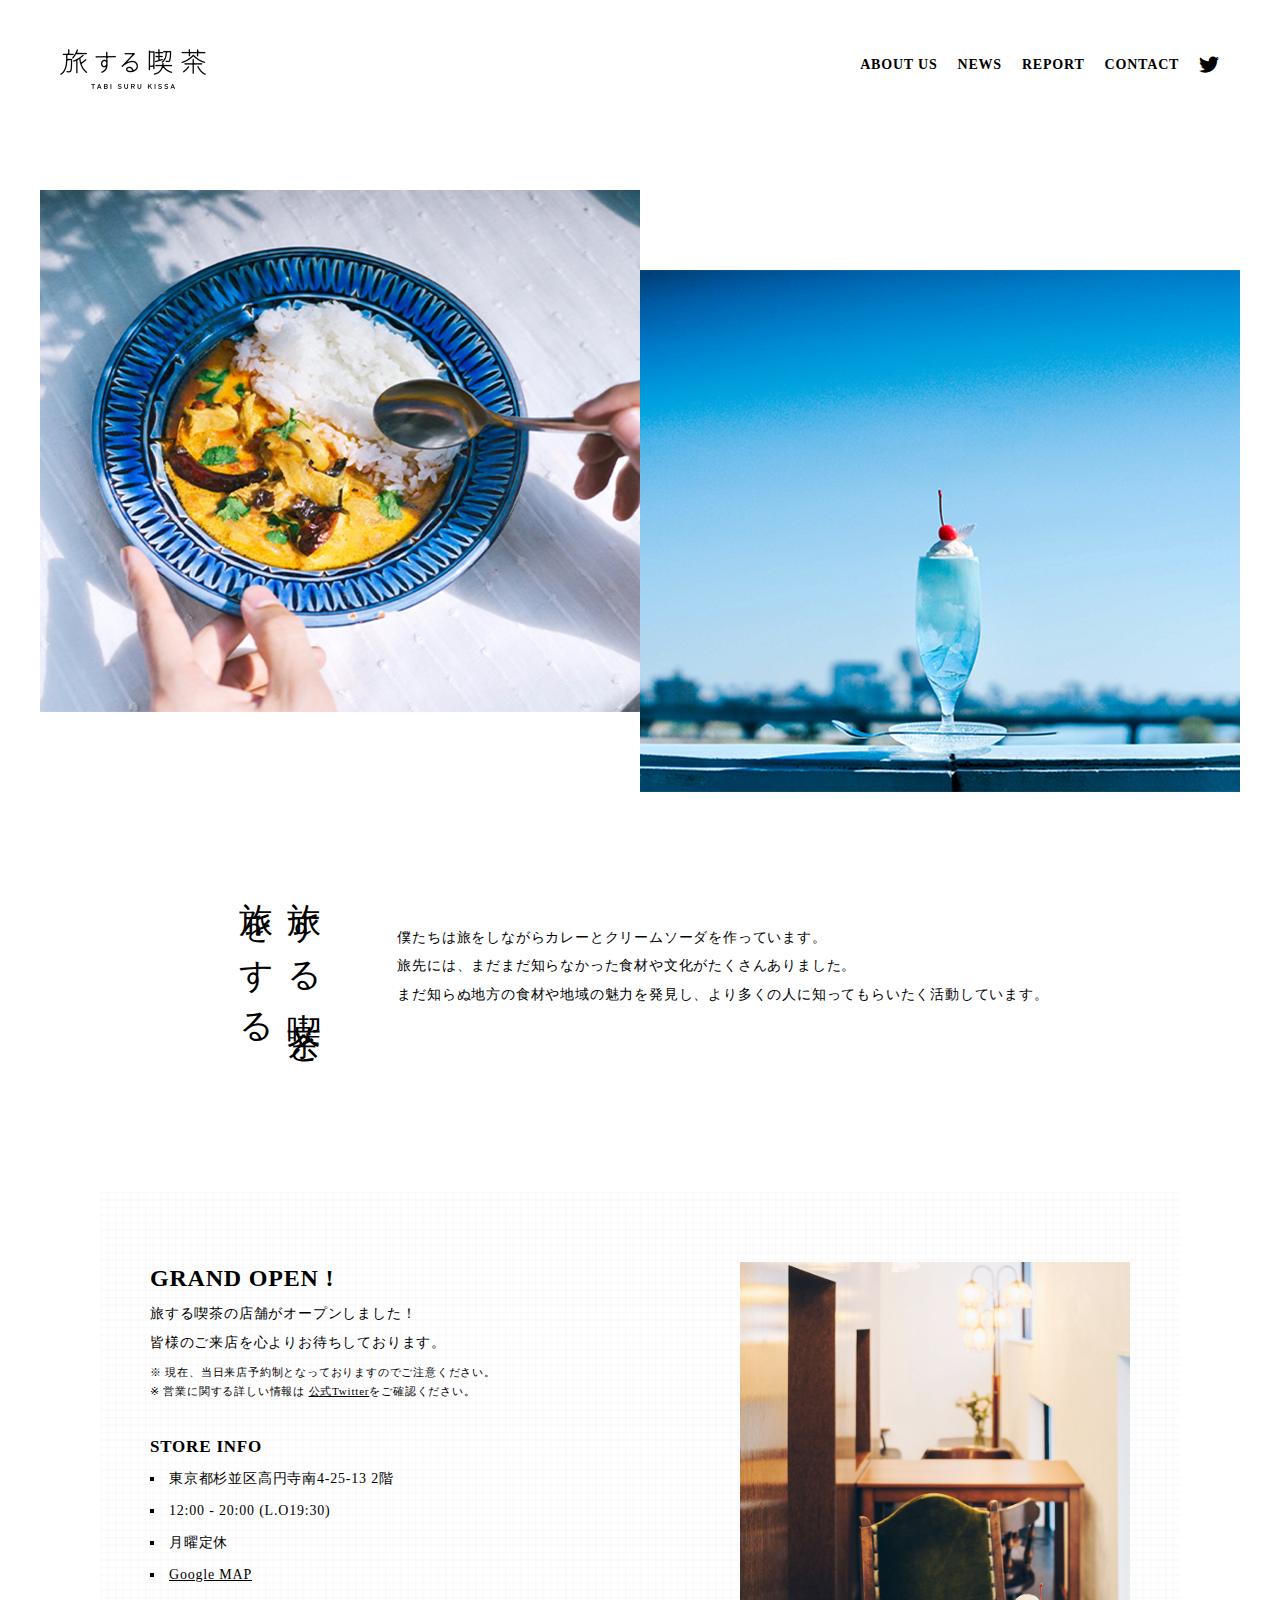
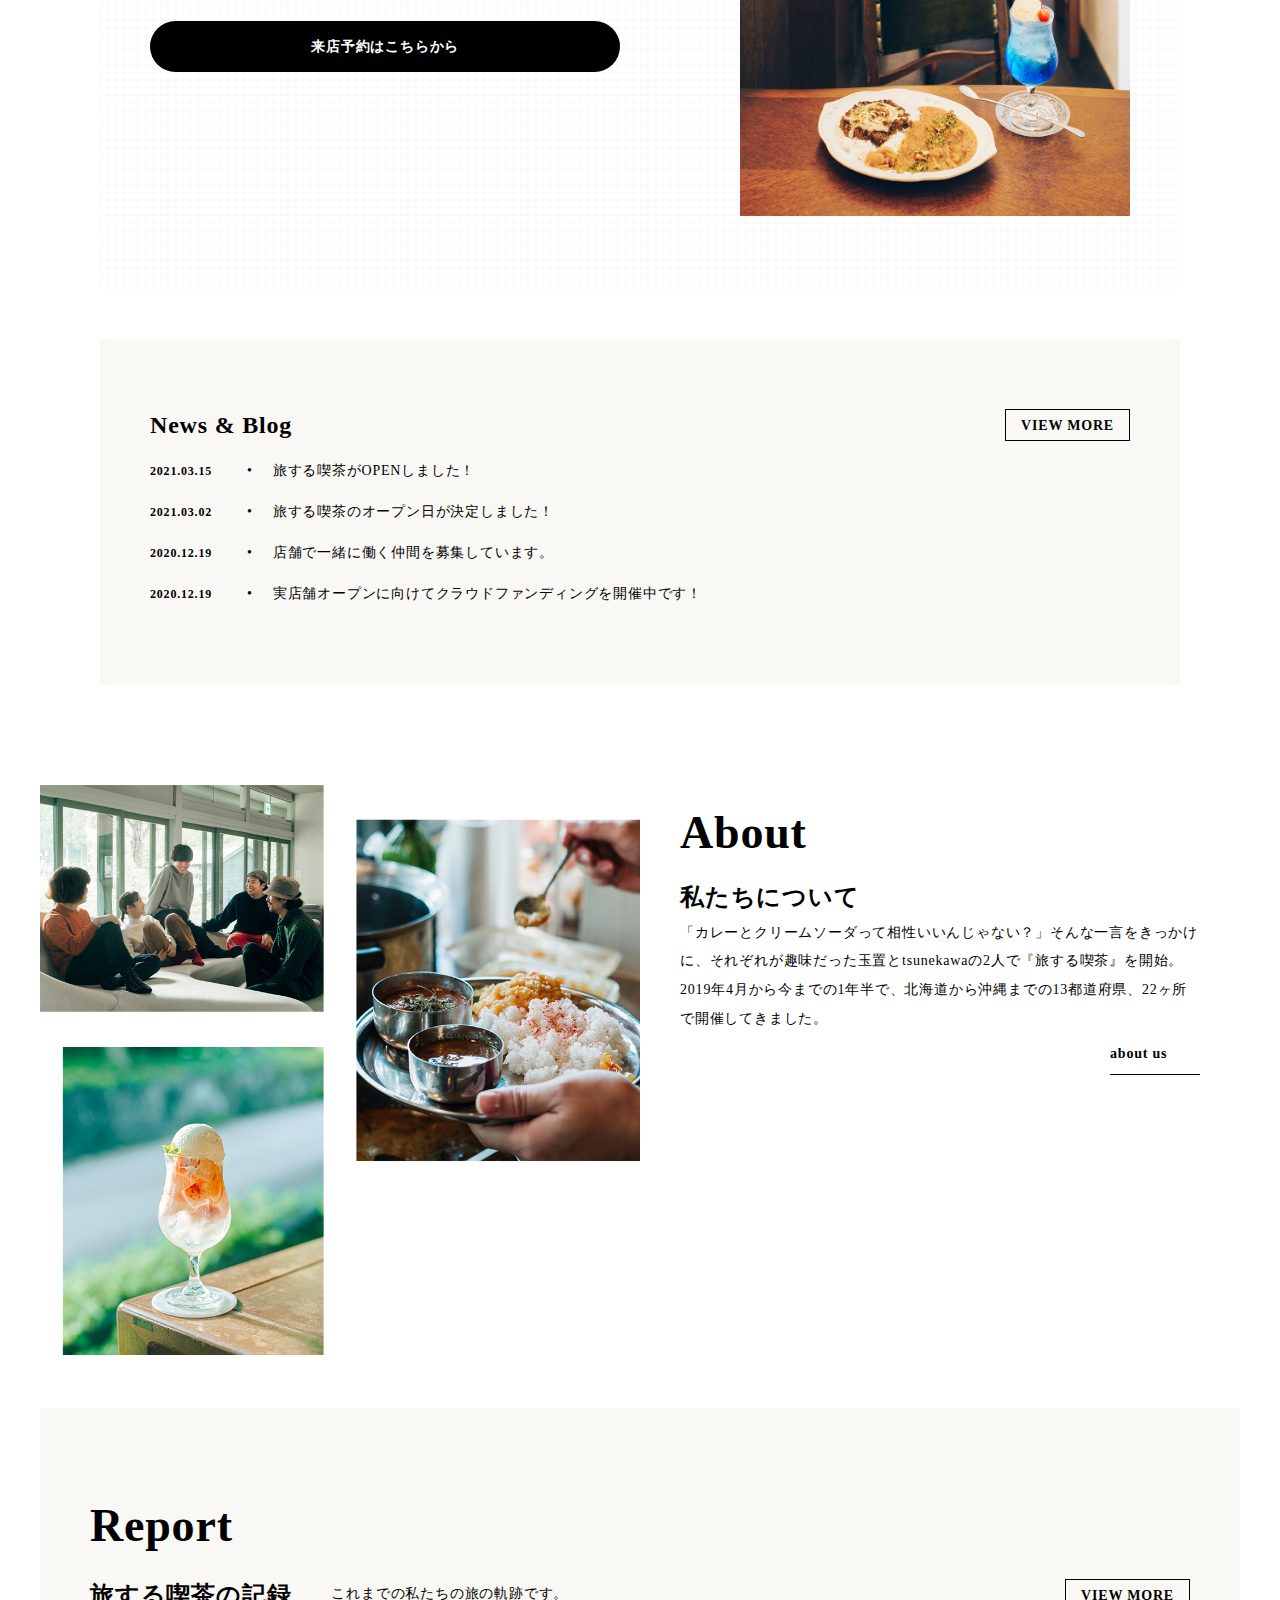
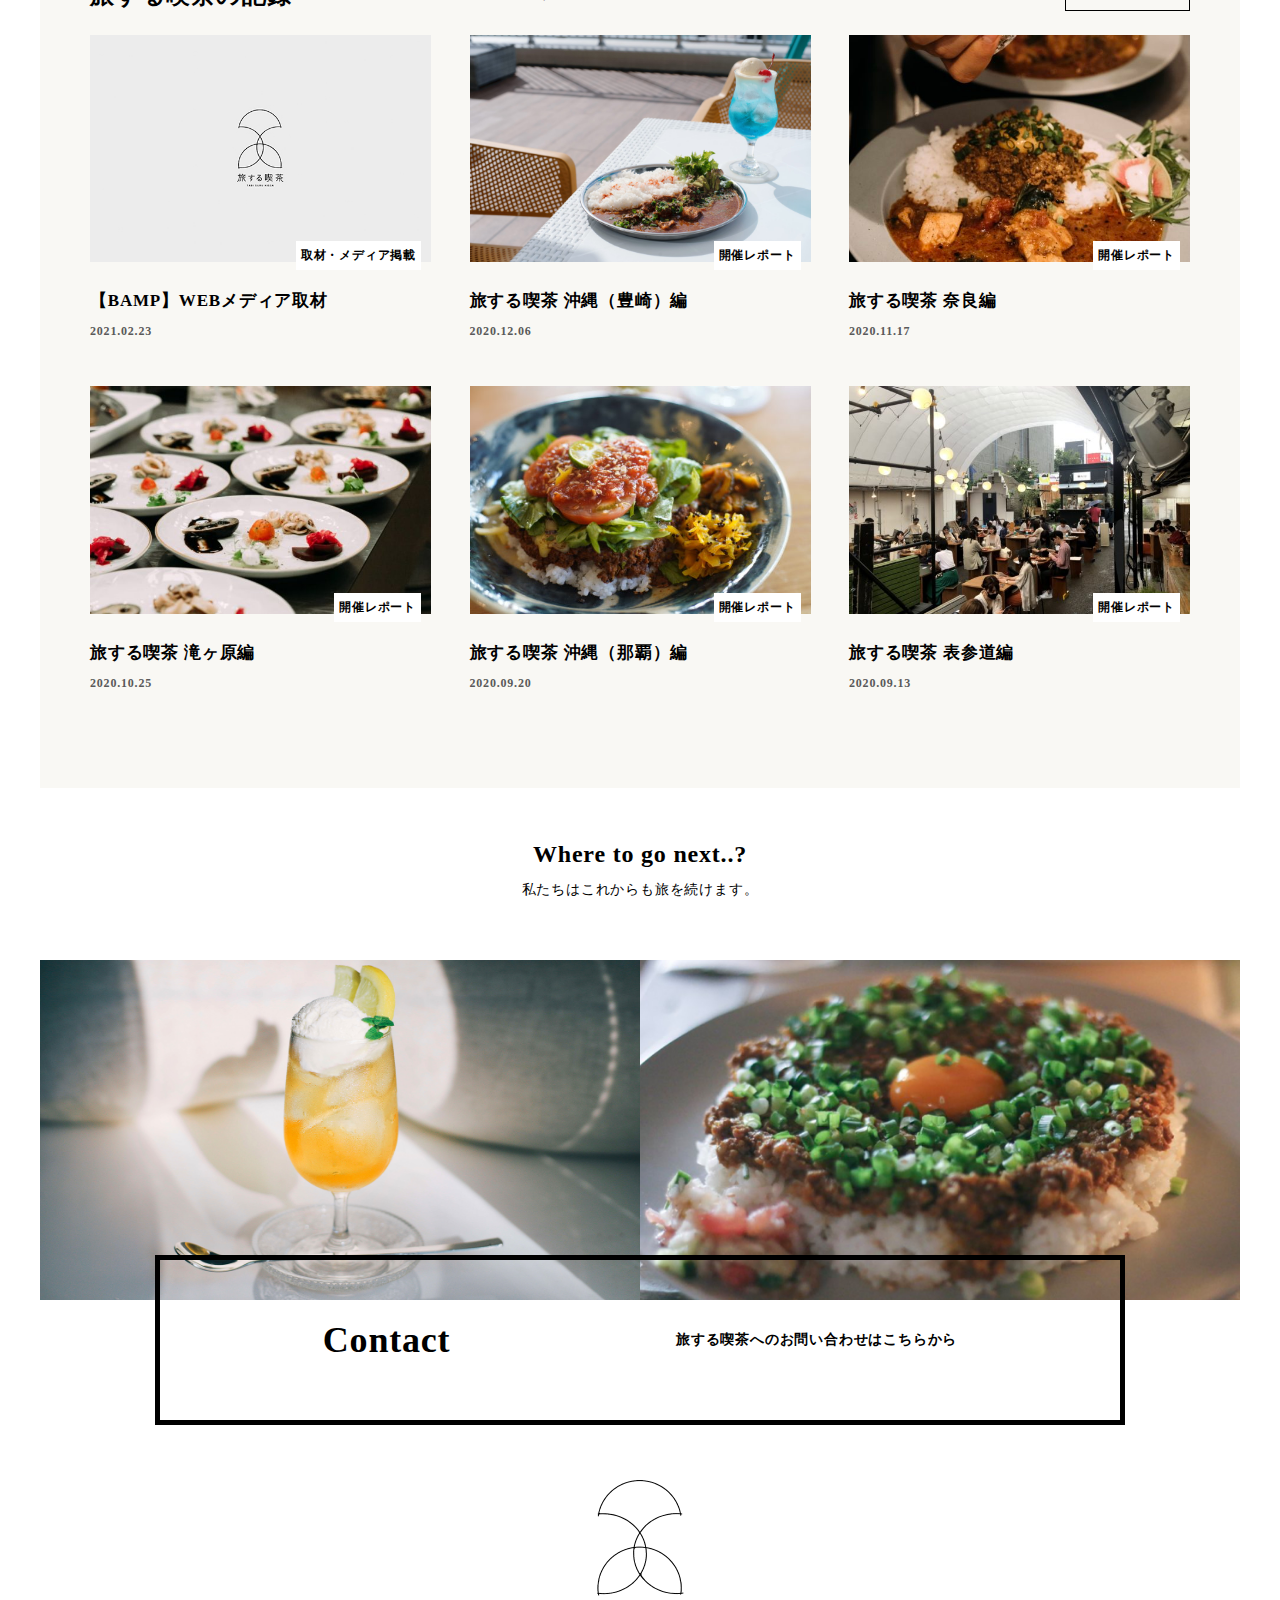
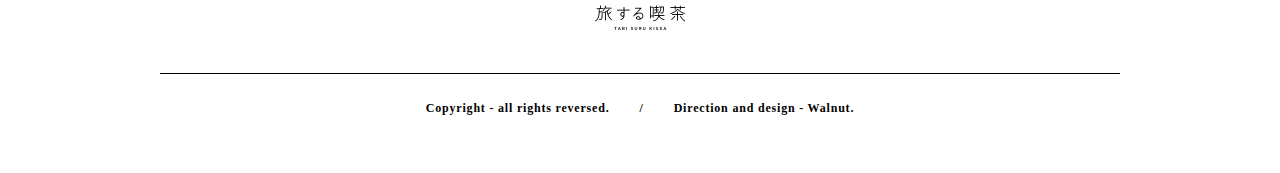
<file: 01_tabisuruKissa/index.html>
<!DOCTYPE html>
<html lang="ja-jp">
<head>
    <meta charset="UTF-8">
    <meta http-equiv="X-UA-Compatible" content="IE=edge">
    <meta name="viewport" content="width=device-width, initial-scale=1.0">
    
    <title>旅する喫茶 - tabisuru kissa.</title>
    <!-- original source: https://tabisurukissa.com/ -->
    
    <link href="fontawesome/css/all.css" rel="stylesheet"> 
    <link rel="stylesheet" href="css/reset.css">
    <link rel="stylesheet" href="css/style.css">
</head>

<body>
    <div class="container">
        <div class="row nav">
            <a class="logo" href="#" >
                <img src="./img/logo.png" alt="">
            </a>
            <ul class="navbutton">
                <li><a href="#">ABOUT US</a></li>
                <li><a href="#">NEWS</a></li>
                <li><a href="#">REPORT</a></li>
                <li><a href="#">CONTACT</a></li>
                <li>
                    <a href="#"><i class="fab fa-twitter"></i></a>
                </li>
            </ul>
        </div>
    </div>
    <div class="container mainimg">
        <img class="mainimgL" src="./img/hero1.jpg" alt="">
        <img class="mainimgR" src="./img/hero2.jpg" alt="">
    </div>
    <div class="container">
        <div class="row main">
            <h2 class="semi-title">旅する喫茶と<br>旅をする</h2>
            <p class="main-info">僕たちは旅をしながらカレーとクリームソーダを作っています。<br>旅先には、まだまだ知らなかった食材や文化がたくさんありました。<br>まだ知らぬ地方の食材や地域の魅力を発見し、より多くの人に知ってもらいたく活動しています。</p>
        </div>

        <div class="row store">
            <div class="storeinfo">
                <h3>GRAND OPEN !</h3>
                <p class="">旅する喫茶の店舗がオープンしました！<br>皆様のご来店を心よりお待ちしております。</p>
                <p class="p-info">
                    ※ 現在、当日来店予約制となっておりますのでご注意ください。<br>
                    ※ 営業に関する詳しい情報は
                    <a href="#" class="link-info" target="_blank">公式Twitter</a>をご確認ください。
                </p>
                <h4>STORE INFO</h4>
                <ul>
                    <li>東京都杉並区高円寺南4-25-13 2階</li>
                    <li>12:00 - 20:00 (L.O19:30)</li>
                    <li>月曜定休</li>
                    <li><a href="#" class="link-info">Google MAP</a></li>
                </ul>
                <div class="button booking">
                    <a href="#">来店予約はこちらから</a>
                </div>
            </div>
            
            <div class="store-pic">
                <img src="./img/sec1-img2.png" alt="">
            </div>
        </div>

        <div class="row newsblog">
            <div class="news-head">
                <h3 class="h3-news">News & Blog</h3>
                <div class="button more"><a href="#">VIEW MORE</a></div>
            </div>
            <a href="#" class="news">
                <p class="news-date">2021.03.15</p>
                <p class="news-name">旅する喫茶がOPENしました！</p>
            </a>
            <a href="#" class="news">
                <p class="news-date">2021.03.02</p>
                <p class="news-name">旅する喫茶のオープン日が決定しました！</p>
            </a>
            <a href="#" class="news">
                <p class="news-date">2020.12.19</p>
                <p class="news-name">店舗で一緒に働く仲間を募集しています。</p>
            </a>
            <a href="#" class="news">
                <p class="news-date">2020.12.19</p>
                <p class="news-name">実店舗オープンに向けてクラウドファンディングを開催中です！</p>
            </a>

        </div>

        <div class="row aboutus">
            <div class="aboutpic">
                <img src="./img/sec2-img1.png" alt="">
            </div>
            
            <div class="aboutinfo">
                <div class="aboutR">
                    <h2 class="about-h2">About</h2>
                    <h3>私たちについて</h3>
                    <p>「カレーとクリームソーダって相性いいんじゃない？」そんな一言をきっかけに、それぞれが趣味だった玉置とtsunekawaの2人で『旅する喫茶』を開始。2019年4月から今までの1年半で、北海道から沖縄までの13都道府県、22ヶ所で開催してきました。</p>
                    <div class="button aboutus-b"><a href="#"><p>about us</p></a></div>
                </div>
            </div>
        </div>
    </div>

    <div class="container report">
        <div class="row repo-row">
            <h2 class="report-h2">Report</h2>
            <div class="report-header">
                <h3>旅する喫茶の記録</h3>
                <p>これまでの私たちの旅の軌跡です。</p>
                <div class="button more"><a href="#">VIEW MORE</a></div>
            </div>
            <div class="report-bolck">
                <img src="./img/noimg.jpg" alt="">
                <p class="tag">取材・メディア掲載</p>
                <h4>【BAMP】WEBメディア取材</h4>
                <p class="repo-date">2021.02.23</p>
            </div>
            <div class="report-bolck">
                <img src="./img/3B7BA4C0-A960-436C-8FE8-5B2DE9931316.jpg" alt="">
                <p class="tag">開催レポート</p>
                <h4>旅する喫茶 沖縄（豊崎）編</h4>
                <p class="repo-date">2020.12.06</p>
            </div>
            <div class="report-bolck">
                <img src="./img/34181982.3126FB1C00E343D2963FF0D69D8E59D2.20112601-580x387.jpg" alt="">
                <p class="tag">開催レポート</p>
                <h4>旅する喫茶 奈良編</h4>
                <p class="repo-date">2020.11.17</p>
            </div>
            <div class="report-bolck">
                <img src="./img/IMG_3362-3-580x387.jpg" alt="">
                <p class="tag">開催レポート</p>
                <h4>旅する喫茶 滝ヶ原編</h4>
                <p class="repo-date">2020.10.25</p>
            </div>
            <div class="report-bolck">
                <img src="./img/DSC00260-580x387.jpg" alt="">
                <p class="tag">開催レポート</p>
                <h4>旅する喫茶 沖縄（那覇）編</h4>
                <p class="repo-date">2020.09.20</p>
            </div>
            <div class="report-bolck">
                <img src="./img/IMG_0173-1-580x387.jpg" alt="">
                <p class="tag">開催レポート</p>
                <h4>旅する喫茶 表参道編</h4>
                <p class="repo-date">2020.09.13</p>
            </div>
        </div>
    </div>

    <div class="container">
        <div class="row wherenext">
            <h3>Where to go next..?</h3>
            <p>私たちはこれからも旅を続けます。</p>
        </div>
        
    </div>
    <div class="container contact">
        <div class="row button contact-b">
            <h2>Contact</h2>
            <p>旅する喫茶へのお問い合わせはこちらから</p>
        </div>
    </div>

    <div class="container ">
        <div class="row footer">
            <a href="#"><img src="./img/ft-logo.png" width=90px alt=""></a>
        </div>
        <div class="row copy">
            <div class="copyright">
                <p>Copyright - all rights reversed. </p>
                <p>/</p>
                <p>Direction and design - Walnut.</p>
            </div>
        </div>

    </div>
</body>
</html>
</file>
<file: 01_tabisuruKissa/css/style.css>
*{
    /* outline: 1px solid #aaf; */
    box-sizing: border-box;
    font-family:Verdana, Geneva, Tahoma, sans-serif ;
    font-family:'Yu Gothic', 'YuGothic', 'Roboto', 'Helvetica Neue', 'Hiragino Kaku Gothic Pro', 'Meiryo', 'Arial', 'sans-serif';
    font-size: 12px;
    letter-spacing: 0.05rem;
    line-height: 1.5;
}
a{
    text-decoration: none;
    color: black;
    font-size: 14px;
    font-weight: bold;
}
i{
    font-size: 20px;
}
p{
    font-size: 14px;
    line-height: 1.8rem;
    margin: 6px 0;
}
h2{
    font-size: 46px;
    font-weight: bold;
    line-height: 6rem;
}
h3{
    font-size: 24px;
    font-weight: bold;
    line-height: 2rem;
}

h4{
    font-size: 17px;
    line-height: 2rem;
    font-weight: bold;
}

li{
    line-height: 2rem;
    font-size: 14px;
}

.container{
    max-width: 1200px;
    color: black;
    margin: 0 auto;
}
.row{
    display: flex;
    flex-wrap: wrap;
    flex-direction: row;
    justify-content: space-between;
    width: 90%;
    margin: auto;
    margin-bottom: 50px;
    padding: 70px 50px;
}
/* -----navbar----- */
.nav{
    display: flex;
    justify-content: space-between;
    align-items: center;
    padding: 0 20px;
    width: 100%;
    height: 140px;
}

.logo img{
    width: 146px;
    height: 40px;
    transition: 0.3s;
}
.logo:hover{
    opacity: 0.5;
}
.navbutton{
    list-style: none;
    display: flex;
    justify-content: flex-end;
    align-items: center;
}
.navbutton li{
    line-height: 14px;
    margin-left: 20px;
    padding-bottom: 10px;
    border-bottom: 0.5px solid rgba(30, 143, 255, 0) ;
}
.navbutton li:hover{
    border-bottom: 0.5px solid DodgerBlue ;
    transition: 0.5s;
}
.twitter{
    width: 20px;
    height: 20px;
}

@media screen and (max-width: 960px){
    .logo img{
        width: 120px;
        height: 34px;
    }
    .nav{
        flex-wrap: wrap;
    }
    .navbutton{
        display: flex;
        flex-wrap: wrap;
    }
}
@media screen and (max-width: 540px){
    .navbutton a{
        font-size: 9px;
    }
}

/* -----main visual----- */
.mainimg{
    display: flex;
    justify-content: space-between;
}
.mainimg img{
    width: 50%;
}
.mainimgL{
    margin-bottom: 80px;
}
.mainimgR{
    margin-top: 80px;
}
.main{
    min-height: 350px;
    padding: 0px;
    align-items: center;
    flex-wrap: nowrap;
    justify-content: center;
}
.semi-title{
    -webkit-writing-mode: vertical-rl;
    writing-mode: vertical-rl;
    font-size: 34px;
    font-weight: 500;
    line-height: 3rem;
    letter-spacing: 0.7rem;
}
.main-info{
    padding-left: 70px;
}
@media screen and (max-width: 720px){
    .main{
        min-height: 240px; 
        flex-wrap: wrap;
    }
    .mainimgL, .mainimgR{
        margin: 0;
    }
    .semi-title{
        writing-mode: unset;
        text-align: center;
        margin: 30px auto 10px auto ;
    }
    .main-info{
        text-align: center;
        padding: 0 ;
    }
}

/* -----store----- */

.store{
    /* background-color: rgb(242, 242, 242); */
    background: url("../img/bg-check.png") repeat;
    background-size: 15px;
    width: 90%;
}
.storeinfo{
    min-width: 120px;
    width: 48%;
}
.storeinfo h4{
    margin: 30px 0 0 0;
}
.storeinfo li{
    list-style: square;
    list-style-position: inside;
}
.booking{
    margin: 30px 0;
    width: 100%;
    background-color: #000;
    color: #fff;
    border-radius: 50px;
    text-align: center;
    line-height: 50px;
    transition: 0.3s;
}
.booking a{
    color: #fff;
}
.booking:hover{
    opacity: 0.5;
}
.p-info, .p-info a{
    font-size: 11px;
    line-height: 1.7;
}
.link-info{
    text-decoration: underline;
    font-weight: normal;
}
.store-pic {
    max-width: 390px;
}
.store-pic img{
    width: 100%;
}

@media screen and (max-width: 960px){
    .store-pic{
        max-width: 280px;
    }
}
@media screen and (max-width: 720px){
    .store{
        justify-content: center;
        flex-wrap: wrap-reverse;
    }
    .storeinfo{
        width: 100%;
    }
    .store-pic{
        margin-bottom: 20px;
    }
    .store-pic img{
        width: 100%;
    }
}

/* -----news----- */
.newsblog{
    background: #f9f8f4;
    background-size: 60%;
}
.news-head{
    min-width: 100%;
    display: flex;
    flex-wrap: wrap;
    justify-content: space-between;
    align-items: center;
    margin-bottom: 10px;
}
.more{
    justify-content: flex-end;
    text-align: center;
    border: 1px solid #000;
    padding: 7px 15px 7px 15px;
}
.more:hover{
    opacity: 0.5;
    transition: .3s;
}
.news{
    min-width: 100%;
    display: flex;
    flex-wrap: wrap;
    transition: .3s;
}
.news:hover{
    opacity: 0.5;
}
.news-date{
    color: #000;
    font-size: 12px;
    font-weight: bold;
    padding: 0 ;
    margin-right: 35px;
}
.news-name{
    font-weight: normal;
}
.news-name::before{ 
    content: "\2022";
    display: inline-block;
    /* width: 1em; */
    margin-right: 20px;
}

@media screen and (max-width: 720px){
    .news{
        flex-wrap: wrap;
        margin-bottom: 8px;
    }
    .news p{
        width: 100%;
        margin: 0;
    }
    .news-name::before{
        display: none;
    }
}

/* -----About----- */
.aboutus{
    width: 100%;
    padding: 50px 0 0 0;
    display: flex;
    flex-wrap: wrap;
    justify-content: space-between;
}
.aboutpic{
    width: 50%;
}
.aboutpic img{
    width: 100%;
}
.aboutinfo{
    width: 50%;
    padding: 0 40px;
    display: flex;
    flex-wrap: wrap;
    justify-content: flex-end;
}
.aboutR{
    width: 100%;
}
.aboutus-b{
    margin-left: auto ;
    width: 90px;
    height: 35px;
    border-bottom: 1px solid #000;
}
.aboutus-b:hover{
    opacity: 0.5;
    transition: 0.3s;
}

@media screen and (max-width: 720px){
    .aboutus{
        flex-wrap: wrap;
        justify-content: center;
        padding: 0;
    }
    .aboutinfo{
        width: 90%;
    }
}

/* -----report----- */
.report{
    background-color: #f9f8f4;
    padding: 0;
}
.repo-row{
    width: 100%;
}
.report-h2{
    width: 100%;
}
.report-header{
    width: 100%;
    display: flex;
    align-items: center;
    justify-content: space-between;
}
.report-header h3{
    margin-right: 40px;
}
.report-header p{
    margin-right: auto;
}
.report-bolck{
    width: 31%;
    margin: 20px 0;
    position: relative;
}
.report-bolck:hover{
    opacity: 0.6;
    transition: 0.3s;
}
.report-bolck img{
    width: 100%;
    margin-bottom: 20px;
}
.tag{
    position: absolute;
    bottom: 70px;
    right: 10px;
    background-color: #fff;
    padding: 0 5px;
    text-align: center;
    font-weight: bold;
    font-size: 12px;
}
.repo-date{
    color: rgb(90, 90, 90);
    font-size: 12px;
    font-weight: bold;
    padding: 0 ;
    margin: 0;
}

@media screen and (max-width: 960px){
    .report-bolck{
        width: 48%;
        margin: 20px 0;
    }
    .report-header{
        flex-wrap: wrap;
    }
    .report-bolck h4{
        font-size: 14px;
    }
}
@media screen and (max-width: 540px){
    .report-bolck{
        width: 100%;
        margin: 20px 0;
    }
    .report-bolck:nth-child(6), .report-bolck:nth-child(7), .report-bolck:nth-child(8){
        outline: 2px solid #000;
        display: none;
    }
}

/* -----next----- */
.wherenext{
    text-align: center;
    padding: 0px;
}
.wherenext h3, .wherenext p{
    width: 100%;
}

/* -----contact----- */
.contact{
    display: flex;
    width: 100%;
    max-height: 340px;
    background-image: url("../img/ft-cv.jpg");
    background-size: cover;
    background-position: center;
}
.contact-b{
    outline: 5px solid #000;
    width: 80%;
    height: 160px;
    margin: 300px auto auto auto;
    padding: 0 50px;
    display: flex;
    justify-content: space-around;
    align-items: center;
    transition: .5s;
}
.contact-b h2{
    font-size: 36px;
}
.contact-b p{
    font-weight: bold;
    text-align: center;
}
.contact-b:hover{
    background-color: #000;
    color: #fff;
}

@media screen and (max-width: 720){
    .contact-b{
        flex-wrap: wrap;
        margin: auto;
    }
}
/* -----footer----- */

.footer{
    width: 80%;
    border-bottom: 0.5px solid #000;
    margin-top: 180px;
    margin-bottom: 20px;
    padding: 0 ;
    padding-bottom: 40px;
    justify-content: center;
}
.footer a:hover{
    opacity: 0.5;
    transition: 0.3s;
}
.copy{
    width: 80%;
    padding: 0;
}
.copyright{
    display: flex;
    justify-content: space-between;
    align-items: center;
    margin: auto;
}
.copyright p{
    font-size: 12px;
    font-weight: bold;
    letter-spacing: 0.05rem;
    margin: 0 15px;
}
@media screen and (max-width:720px){
    .copyright{
        flex-wrap: wrap;
        justify-content: center;
    }
    .copyright p{
        font-size: 10px;
        line-height: 1.2rem;
        width: 100%;
        text-align: center;
    }
    .copyright p:nth-child(2){
        outline: 2px solid #000;
        display: none;
    }

}
</file>
